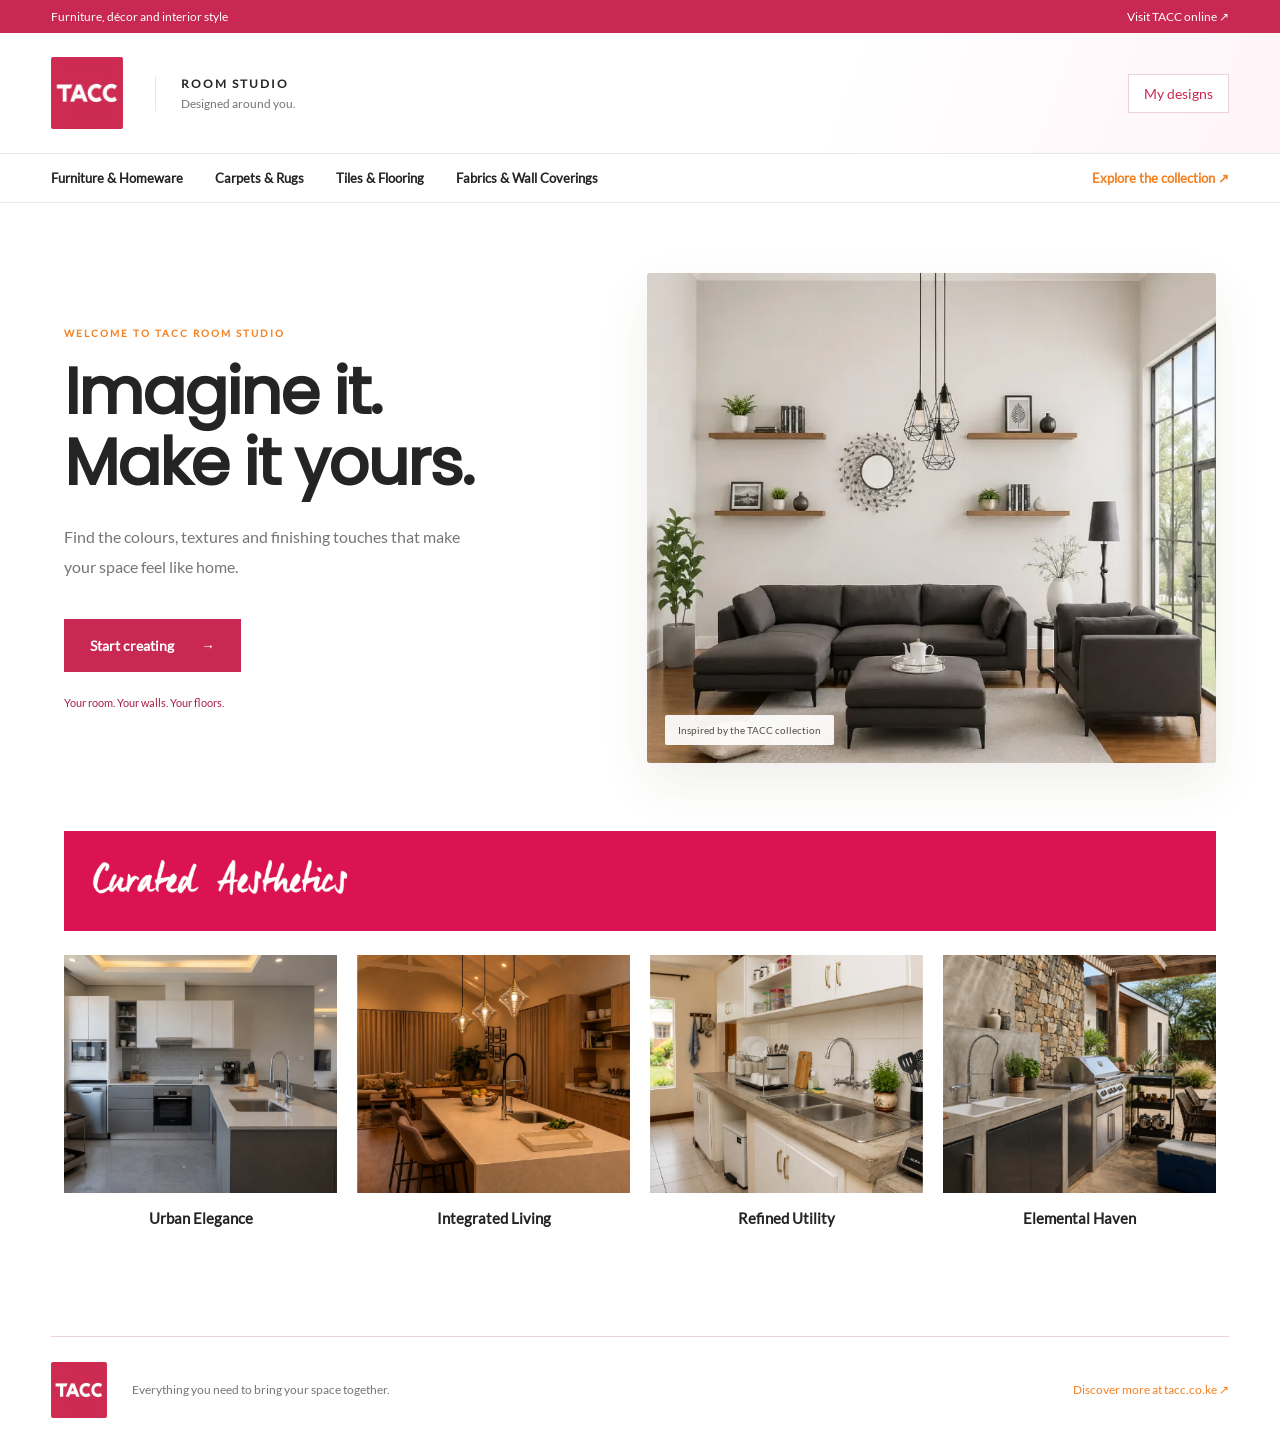
<file: index.html>
<!DOCTYPE html><html lang="en"><head><meta charset="UTF-8"><meta name="viewport" content="width=device-width,initial-scale=1"><title>TACC | Room Studio</title><meta name="description" content="Make room for your ideas. Design your space with TACC Room Studio."><link rel="icon" href="favicon.ico?v=2" sizes="any"><link rel="icon" type="image/png" sizes="32x32" href="assets/favicon-32.png"><link rel="apple-touch-icon" sizes="180x180" href="assets/apple-touch-icon.png"><link rel="manifest" href="site.webmanifest"><meta name="theme-color" content="#ca2851"><link rel="stylesheet" href="style.css"><script type="importmap">{"imports":{"three":"./assets/three.js"}}</script></head><body>
<div class="topbar"><span>Furniture, décor and interior style</span><a href="https://tacc.co.ke/" target="_blank" rel="noopener">Visit TACC online ↗</a></div>
<header><a href="#home" aria-label="TACC Room Studio home"><img src="assets/logo.png?v=2" width="72" height="72" alt="TACC"></a><div class="identity">ROOM STUDIO <span>Designed around you.</span></div><div class="header-actions"><button id="saved">My designs</button><button class="primary" id="save">Save design</button></div></header>
<nav><span>Furniture & Homeware</span><span>Carpets & Rugs</span><span>Tiles & Flooring</span><span>Fabrics & Wall Coverings</span><a href="https://tacc.co.ke/" target="_blank" rel="noopener">Explore the collection ↗</a></nav>
<section id="welcome-screen" class="welcome-screen" aria-labelledby="welcome-title"><div class="welcome-copy"><div class="eyebrow">WELCOME TO TACC ROOM STUDIO</div><h1 id="welcome-title" tabindex="-1">Imagine it.<br>Make it yours.</h1><p>Find the colours, textures and finishing touches that make your space feel like home.</p><button id="start-creating" class="primary">Start creating <span aria-hidden="true">→</span></button><div class="welcome-footnote">Your room. Your walls. Your floors.</div></div><div class="welcome-visual"><img src="assets/photos/furniture.webp" alt="TACC living room collection with charcoal sofas, pendant lighting and a neutral carpet" width="800" height="800" fetchpriority="high"><span class="hero-caption">Inspired by the TACC collection</span></div><section class="curated-aesthetics" aria-label="Curated Aesthetics"><h2><img src="assets/inspiration/heading.webp" alt="Curated Aesthetics" width="1600" height="139"></h2><div class="inspiration-grid"><figure><img src="assets/inspiration/urban-elegance.webp" alt="Urban kitchen with grey cabinetry and integrated appliances" width="385" height="335" loading="lazy"><figcaption>Urban Elegance</figcaption></figure><figure><img src="assets/inspiration/integrated-living.webp" alt="Warm wood kitchen flowing into a living area" width="385" height="335" loading="lazy"><figcaption>Integrated Living</figcaption></figure><figure><img src="assets/inspiration/refined-utility.webp" alt="White kitchen cabinetry with a practical double sink" width="386" height="335" loading="lazy"><figcaption>Refined Utility</figcaption></figure><figure><img src="assets/inspiration/elemental-haven.webp" alt="Outdoor kitchen with a stone wall and covered barbecue area" width="384" height="335" loading="lazy"><figcaption>Elemental Haven</figcaption></figure></div></section></section>
<section id="choose-screen" class="choose-screen" hidden aria-labelledby="choose-title"><button id="back-home" class="text-button">← Welcome</button><div class="eyebrow">LET’S GET CREATIVE</div><h1 id="choose-title" tabindex="-1">What would you like to design?</h1><p>Choose your starting point. Explore everything at your own pace.</p><div class="project-choices"><button data-mode="room"><div class="choice-art room-art"><img src="assets/photos/carpets.webp" alt="TACC room setup with a sofa, coffee tables and a textured carpet" width="800" height="800" loading="lazy"></div><span class="choice-number">01 / THE WHOLE SPACE</span><h2>Design my room</h2><p>Bring walls, floors, curtains, furniture and décor together in one room.</p><strong>Design a room →</strong></button><button data-mode="fabric"><div class="choice-art curtain-art"><img src="assets/photos/curtains.webp" alt="Curtains and sheers beside tall windows, featured on TACC’s website" width="800" height="800" loading="lazy"></div><span class="choice-number">02 / COLOUR & FABRIC</span><h2>Fabric</h2><p>Explore upholstery, curtains and cushions with TACC fabrics.</p><strong>Explore fabrics →</strong></button><button data-mode="floors"><div class="choice-art floor-art"><img src="assets/photos/floors.webp" alt="TACC wood-look flooring with a woven planter" width="800" height="800" loading="lazy"></div><span class="choice-number">03 / TEXTURE UNDERFOOT</span><h2>Floors, carpets & tiles</h2><p>Compare floor finishes, tile colours and carpets in your space.</p><strong>Explore floors →</strong></button></div></section>
<section id="fabric-screen" class="choose-screen" hidden aria-labelledby="fabric-title"><button data-back="choose" class="text-button">← Choose what to design</button><div class="eyebrow">THE TACC FABRIC STUDIO</div><h1 id="fabric-title" tabindex="-1">What are you dressing?</h1><p>Choose upholstery, curtains or cushions. Compare fabrics in a room before making your selection.</p><div class="project-choices"><button data-fabric-route="sets"><div class="choice-art"><img src="assets/photos/furniture.webp" alt="TACC upholstered seating collection" loading="lazy"></div><span class="choice-number">01 / UPHOLSTERY</span><h2>Upholstery</h2><p>Choose a couch set, then try fabrics across the seating.</p><strong>Choose your seating →</strong></button><button data-fabric-route="studio-curtains"><div class="choice-art"><img src="assets/photos/curtains.webp" alt="Curtains beside a window" loading="lazy"></div><span class="choice-number">02 / CURTAINS</span><h2>Curtains</h2><p>Compare curtain fabric and voile on a window in your room.</p><strong>Try curtain fabrics →</strong></button><button data-fabric-route="studio-cushions"><div class="choice-art"><img src="assets/photos/carpets.webp" alt="Living room seating with cushions" loading="lazy"></div><span class="choice-number">03 / CUSHIONS</span><h2>Cushions</h2><p>Browse TACC cushions and pillows, or try your chosen fabrics against a neutral sofa.</p><strong>Style your cushions →</strong></button></div></section>
<section id="sets-screen" class="choose-screen" hidden aria-labelledby="sets-title"><button data-back="fabric" class="text-button">← Fabric</button><div class="eyebrow">UPHOLSTERY / CHOOSE A COUCH SET</div><h1 id="sets-title" tabindex="-1">Find your seating arrangement.</h1><p>These are sample furniture shapes for trying fabrics. Choose a set to open its room preview.</p><div class="set-grid"><button data-set="lseat"><span>01</span><h2>L-shaped couch</h2><p>Three-seat sofa with an extended chaise.</p><strong>Preview this set →</strong></button><button data-set="chairs"><span>02</span><h2>Two accent chairs</h2><p>A matching pair of upholstered armchairs.</p><strong>Preview this set →</strong></button><button data-set="twoseater"><span>03</span><h2>Two-seater</h2><p>A compact upholstered sofa for two.</p><strong>Preview this set →</strong></button><button data-set="sixseater"><span>04</span><h2>Six-seater set</h2><p>Three-seater + two-seater + one armchair.</p><strong>Preview this set →</strong></button></div></section>
<div id="studio-screen" hidden><div class="studio-nav"><button id="back-choices" class="text-button">← Choose what to design</button><span id="studio-mode-label">Design my room</span></div>
<section class="intro"><div><div class="eyebrow">YOUR SPACE. YOUR POSSIBILITIES.</div><h1>Let’s make room for your ideas.</h1><p>Choose a room. Explore finishes. Bring your space to life.</p></div><button id="help">How it works ↗</button></section>
<main><aside id="sidebar"><div class="panel-head"><h2>Build your space</h2><button id="close-panel" aria-label="Close design panel">×</button></div><div class="tabs"><button class="active" data-tab="room">Room</button><button data-tab="openings">Doors & windows</button><button data-tab="finishes">Walls</button><button data-tab="floors">Floors</button><button data-tab="curtains">Curtains</button><button data-tab="decor">Décor</button><button data-tab="furniture">Sofas</button><button data-tab="fabric-preview">Fabric</button></div>
<section data-pane="room"><div class="label">01 / CHOOSE A ROOM</div><div class="room-grid" id="rooms"></div><div class="label">02 / SET YOUR DIMENSIONS</div><label>Width <output id="width-out">5.0 m</output><input id="width" type="range" min="3" max="10" step="0.1" value="5"></label><label>Depth <output id="depth-out">4.0 m</output><input id="depth" type="range" min="3" max="10" step="0.1" value="4"></label><label>Height <output id="height-out">2.8 m</output><input id="height" type="range" min="2.4" max="4" step="0.1" value="2.8"></label><p class="note">Dimensions use metres. Your décor stays within the room when you resize it.</p></section>
<section data-pane="openings" hidden><p id="openings-unavailable" class="note" hidden>Choose an indoor room to add doors and windows.</p><div id="room-openings" class="room-openings"><h3>Doors & windows</h3><p class="note">Add an opening, or select an existing one to change it.</p><div class="opening-add"><button id="add-french">+ French doors</button><button id="add-sliding">+ Sliding doors</button><button id="add-window">+ Window</button></div><label>Selected opening<select id="opening-select" aria-label="Selected door or window"></select></label><div id="opening-editor"><label>Style<select id="opening-type"><option value="french">French glass doors</option><option value="sliding">Sliding glass doors</option><option value="window">Framed window</option></select></label><label>Wall<select id="opening-wall"><option value="back">Back wall</option><option value="left">Left wall</option><option value="right">Right wall</option><option value="front">Front wall</option></select></label><div class="opening-dimensions"><label>Width (m)<input id="opening-width" type="number" min="0.4" max="9.7" step="0.05"></label><label>Height (m)<input id="opening-height" type="number" min="0.4" max="3.8" step="0.05"></label><label id="opening-sill-label">Height above floor (m)<input id="opening-sill" type="number" min="0" max="3" step="0.05"></label></div><label>Position along wall <output id="opening-position-out"></output><input id="opening-position" type="range" step="0.05"></label><div class="opening-add"><button id="view-opening">View selected opening</button><button id="remove-opening">Remove opening</button></div></div><p class="note">Sizes describe the opening; the trim sits outside it. Openings must fit the wall without overlapping. These are reference-inspired planning models.</p></div></section>
<section data-pane="finishes" hidden><div class="label">CHOOSE A COLOUR FAMILY</div><div id="colour-families" class="family-grid"></div><h3 id="family-name">Neutrals</h3><div id="walls" class="swatches"></div><p id="wall-name" class="note">Choose a shade to paint the room.</p></section>
<section data-pane="floors" hidden><div class="label">TILES & FLOOR FINISHES</div><div id="floors" class="choices"></div><div id="tile-controls" hidden><h3 id="tile-preview-name"></h3><label>Preview tile size <output id="tile-size-out">60 × 60 cm</output><input id="tile-size" type="range" min="0.2" max="1.2" step="0.05" value="0.6"></label><label class="no-grout-option"><input id="tile-no-grout" type="checkbox"> No grout · continuous preview</label><label>Grout width <output id="tile-grout-out">2 mm</output><input id="tile-grout" type="range" min="0" max="8" step="1" value="2"></label><label>Grout colour<select id="tile-grout-colour"><option value="#d6d0c6">Warm light grey</option><option value="#efede8">Ivory</option><option value="#86817b">Mid grey</option><option value="#3f403e">Charcoal</option></select></label><label>Preview surface finish<select id="tile-finish"><option value="matt">Matt</option><option value="satin" selected>Satin</option><option value="polished">Polished</option></select></label><button id="tile-direction">Rotate tile · 0°</button><p class="note">Preview sizes and finishes are adjustable examples. Confirm the actual product dimensions, finish and price with TACC. No grout removes added preview joints; lines already in a product photo remain visible.</p></div><div class="label">CARPETS & RUGS</div><button data-add="rug" class="primary">Add a carpet</button><div id="carpet-materials" class="material-grid"></div><p class="note">Choose one of your seven uploaded carpets. The full pattern and proportions are preserved. Use Size to change the preview scale; confirm actual dimensions and prices with TACC.</p></section>
<section data-pane="curtains" hidden><div class="label">CURTAINS AT YOUR WINDOW</div><button data-add="curtain" class="primary">Add window & curtains</button><div id="curtain-materials" class="material-grid"></div><p class="note">Choose a fabric to apply it to the selected curtains. Sheers let light through; heavier fabrics have fuller folds. Sample materials.</p></section>
<section data-pane="decor" hidden><div class="label">THE FINISHING TOUCHES</div><div class="plant-catalog"><h3>TACC plants & planters</h3><div class="plant-filters"><label>Browse<select id="plant-group"><option value="Plants">Plants</option><option value="Planters">Planters</option><option value="Stands">Stands</option><option value="All">All products</option></select></label><label>Find a product<input id="plant-search" type="search" placeholder="Name, colour or reference"></label></div><p id="plant-count" class="note" role="status"></p><div id="plant-products" class="plant-product-grid"></div><p class="note">Actual TACC product photos and listed prices, checked 15 October 2026. Room previews use a photo cut-out that faces your view, not a full 3D scan. Planters are sold separately unless the listing states otherwise.</p></div><div class="label">OTHER DÉCOR</div><div id="decor" class="decor-grid"></div><div class="label">TACC CUSHIONS & PILLOWS</div><label>Product type<select data-cushion-filter="decor-cushion-products"><option>All</option><option>Cushions</option><option>Outdoor pillows</option><option>Chair pads</option></select></label><div id="decor-cushion-products" class="cushion-product-grid"></div><p class="note">Official TACC photos and listed prices, checked 14 October 2026. Room placement uses a flat product photo preview. Assorted designs may vary; confirm your choice with TACC.</p><p class="note">Sample décor for planning your space. Select an item in the room to adjust it.</p></section>
<section data-pane="furniture" hidden><div class="label">TRY UPHOLSTERY ON A SOFA</div><button data-add="sofa" class="primary">Add sample sofa</button><div id="sofa-materials" class="material-grid"></div><p class="note">Preview colours and fabric textures together with your curtains, carpet and walls. This sofa and these fabrics are samples.</p></section>
<section data-pane="fabric-preview" hidden><div id="curtain-drape-controls" class="curtain-drape-controls" hidden><h3>Style your curtains</h3><label>Rod width <output id="curtain-rod-out"></output><input id="curtain-rod" type="range" min="0.8" max="4.5" step="0.1"></label><label>Curtain drop <output id="curtain-drop-out"></output><input id="curtain-drop" type="range" min="0.5" max="2.6" step="0.05"></label><label>Fabric across this rod <output id="curtain-metres-out"></output><input id="curtain-metres" type="range" min="2.7" max="10.8" step="0.1"></label><div class="curtain-presets" role="group" aria-label="Curtain fullness"><button data-curtain-fullness="1.5">Light folds · 1.5×</button><button data-curtain-fullness="2">Classic folds · 2×</button><button data-curtain-fullness="3">Full folds · 3×</button></div><p id="curtain-fullness" class="note" role="status"></p><div class="curtain-presets" role="group" aria-label="Curtain position"><button id="curtain-close">Closed</button><button id="curtain-open">Open</button></div><label>Opening <output id="curtain-open-out"></output><input id="curtain-opening" type="range" min="0" max="100" step="1"></label><label>Pattern repeat width · preview <output id="curtain-pattern-out"></output><input id="curtain-pattern" type="range" min="0.1" max="1.5" step="0.05"></label><p class="note">Metres here means the total usable fabric width gathered across one rod, shared between two panels. More fabric gives more folds. This is a visual fullness preview, not a cutting plan. Confirm sewing allowances, fabric direction and actual pattern repeat with your curtain maker.</p></div><div id="cushion-product-section" hidden><div class="label">TACC CUSHIONS & PILLOWS</div><label>Product type<select data-cushion-filter="cushion-products"><option>All</option><option>Cushions</option><option>Outdoor pillows</option><option>Chair pads</option></select></label><div id="cushion-products" class="cushion-product-grid"></div><p class="note">Official TACC photos and listed prices, checked 14 October 2026. Room placement uses a flat product photo preview. Assorted designs may vary; confirm your choice with TACC.</p></div><div class="label" id="fabric-preview-label">TACC FABRICS</div><label>Apply fabric to<select id="fabric-apply-scope"><option value="set">Whole set</option><option value="selected">Selected piece</option></select></label><div id="curtain-catalog-controls" class="curtain-catalog-controls" hidden><label>Find a fabric<input id="curtain-catalog-search" type="search" placeholder="Name, colour or product reference"></label><div class="curtain-catalog-filters"><label>Fabric type<select id="curtain-catalog-group"><option value="">All curtain fabrics</option><option>Plain Fabrics</option><option>Patterned Fabrics</option></select></label><label>Sort by<select id="curtain-catalog-sort"><option value="new">Catalogue order</option><option value="name">Name A–Z</option><option value="low">Price: low to high</option><option value="high">Price: high to low</option></select></label></div><p id="curtain-catalog-count" class="note" role="status"></p></div><div id="official-materials" class="material-grid"></div><div id="curtain-catalog-paging" class="curtain-catalog-paging" hidden><button id="curtain-catalog-prev">Previous</button><span id="curtain-catalog-page"></span><button id="curtain-catalog-next">Next</button><p class="note">TACC fabric catalogue · 15 October 2026. Photos load as you browse. Listed prices are shown as published; confirm the per-metre rate. Products without a photo cannot be previewed.</p></div><label id="pattern-size-label" hidden>Pattern size <small>Large to fine · visual preview</small><input id="pattern-size" type="range" min="0.5" max="6" step="0.1" value="3"></label><div id="fabric-details" class="fabric-details" aria-live="polite"></div><div id="fabric-quote" hidden><label>Fabric length (metres)<input id="fabric-metres" type="number" min="0.1" max="10000" step="0.1" value="1"></label><label id="quoted-rate-label" hidden>Your confirmed rate (KSh / metre)<input id="quoted-rate" type="number" min="0.01" max="1000000" step="0.01" placeholder="Enter your TACC quote"></label><strong id="fabric-total"></strong><p class="note">Fabric-only estimate for the length you enter. Sewing, upholstery labour, filling, lining and delivery are separate. Ask your upholsterer or curtain maker to confirm the required length and pattern allowance.</p></div><p class="note">Furniture shapes and pattern scale are illustrative. Compare a physical swatch before ordering.</p></section>
<div class="aside-bottom"><span id="count">0 items in your room</span><button id="clear">Clear room</button></div></aside>
<div class="workspace"><div class="scene-bar"><button class="quick-decor-scene" data-open-decor aria-controls="sidebar" aria-expanded="false">Add décor</button><button id="open-panel" aria-controls="sidebar" aria-expanded="false">Products & finishes</button><div><strong id="room-name">Living room</strong><span id="size-label">5.0 × 4.0 m</span></div><span class="status" id="status">New design</span></div><div class="interaction-tools" role="group" aria-label="Touch interaction"><button id="look-mode" aria-pressed="true" class="active">Look around</button><button id="move-mode" aria-pressed="false">Move items</button><button id="undo" type="button" title="Undo last change (Ctrl/Cmd+Z)" aria-label="Undo last change" disabled>↶ Undo</button><span id="interaction-status" role="status">Drag to look · Pinch to zoom</span></div><div id="viewport"><div id="curtain-inspection-tools" class="curtain-inspection-tools" hidden><div class="curtain-corner-actions"><button id="inspect-curtain" class="primary">Inspect fabric</button><button id="return-curtain-view" hidden>Return to room</button><button id="curtain-original">Original swatch</button></div><label><input id="curtain-detail-light" type="checkbox" checked> Detail lighting</label><div class="curtain-corner-price" aria-live="polite" aria-atomic="true"><span>Total fabric estimate</span><strong id="curtain-corner-total">Price to confirm</strong><small id="curtain-corner-breakdown"></small><small>Fabric only · excludes sewing, lining & delivery</small></div></div><div id="curtain-swatch-card" class="curtain-swatch-card" hidden><button id="curtain-swatch-enlarge" aria-label="Enlarge original fabric swatch"><img id="curtain-inspect-image" alt=""><span>Original swatch · tap to enlarge</span></button></div><div id="loading">Preparing your room…</div><div class="view-tools"><button id="perspective" class="active">3D view</button><button id="plan">Top view</button><button id="reset">Reset view</button><button id="capture">Download image</button></div><div class="zoom-tools" role="group" aria-label="Zoom"><button id="zoom-in" aria-label="Zoom in">+</button><button id="zoom-out" aria-label="Zoom out">−</button></div><div class="hint" id="hint">Drag to look around · Scroll or pinch to zoom</div><div id="selection" role="group" aria-label="Selected item tools" hidden><strong id="selected-name"></strong><button id="rotate">Rotate 45°</button><label>Size <input id="scale" type="range" min="0.5" max="2" step="0.1" value="1"></label><button id="closeup">Close-up</button><button id="duplicate" title="Make a copy of this décor">Duplicate</button><button id="remove">Delete</button><button id="deselect" aria-label="Deselect item">×</button></div></div><div class="scene-footer"><span><i></i> A little inspiration. A space that feels like you.</span><span>Sample décor · Saved on this device</span></div></div></main><div class="products-dock"><button class="quick-decor" data-open-decor aria-controls="sidebar" aria-expanded="false">Add décor</button><button id="bottom-products" aria-controls="sidebar" aria-expanded="false">Products & finishes ↑</button></div></div>
<footer><img src="assets/logo.png?v=2" width="72" height="72" alt="TACC"><p>Everything you need to bring your space together.</p><a href="https://tacc.co.ke/" target="_blank" rel="noopener">Discover more at tacc.co.ke ↗</a></footer><div id="toast" role="status"></div>
<dialog id="dialog"><div id="dialog-content"></div><button id="dialog-close">Close</button></dialog><script type="module" src="app.js"></script></body></html>
</file>
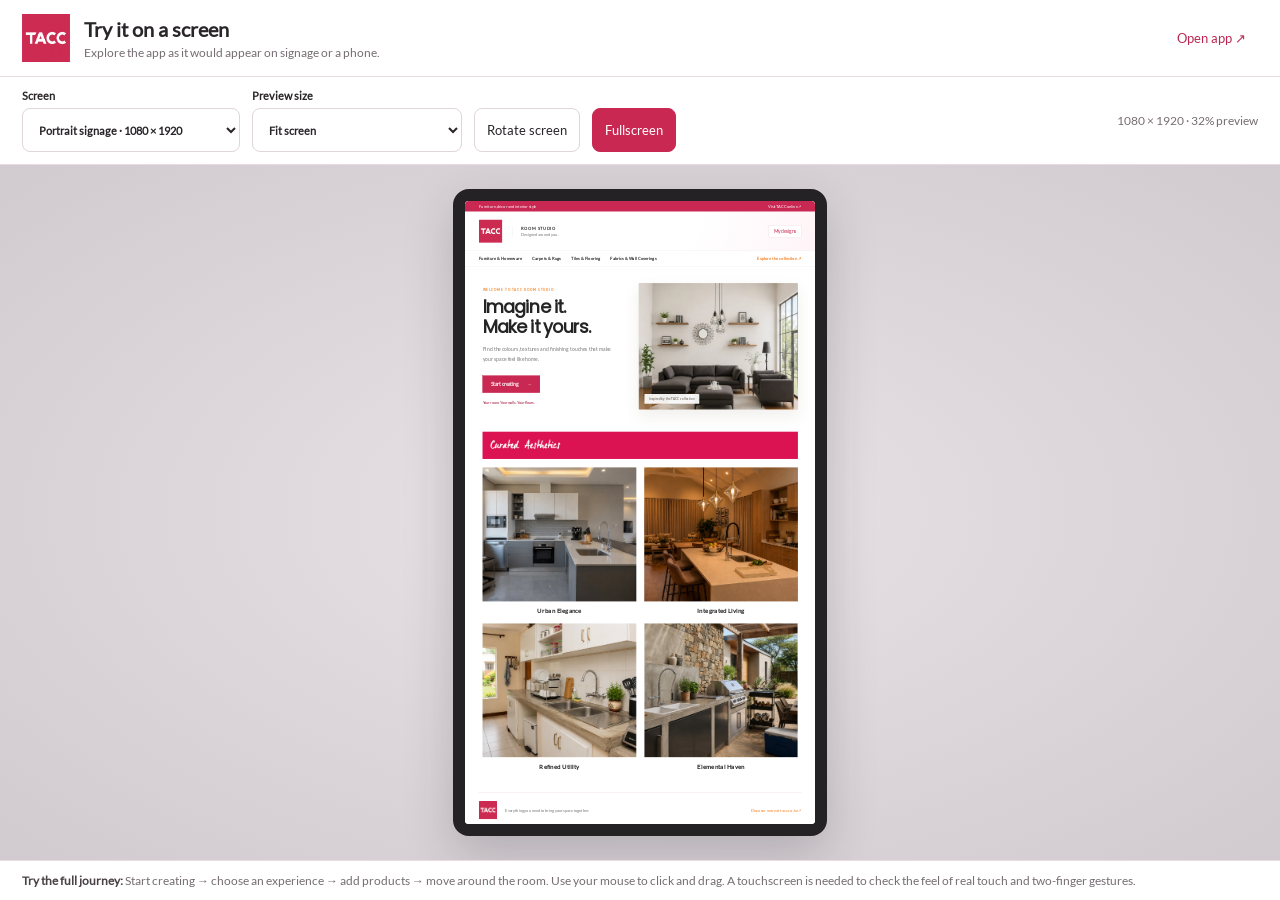
<file: signage-preview.html>
<!doctype html>
<html lang="en"><head><meta charset="utf-8"><meta name="viewport" content="width=device-width,initial-scale=1"><title>TACC · Screen preview</title><meta name="robots" content="noindex,nofollow"><link rel="icon" href="assets/icon-192.png"><style>
@font-face{font-family:Lato;src:url(assets/lato.woff2)}*{box-sizing:border-box}body{margin:0;height:100dvh;display:flex;flex-direction:column;font-family:Lato,Arial,sans-serif;color:#292529;background:#f8f5f6}header{display:flex;align-items:center;gap:14px;padding:14px 22px;background:white;border-bottom:1px solid #eadbe0}header img{width:48px;height:48px;object-fit:contain}h1{font-size:20px;margin:0 0 4px}header p{font-size:12px;color:#756d72;margin:0}.open-app{margin-left:auto;color:#ba2852;font-size:13px;text-decoration:none;padding:12px}.controls{display:flex;gap:12px;align-items:end;flex-wrap:wrap;padding:12px 22px;background:white;border-bottom:1px solid #eadbe0}label{font-size:11px;font-weight:bold;display:grid;gap:6px}select,button{font:inherit;min-height:44px;border:1px solid #dfd5da;border-radius:8px;padding:10px 12px;background:white;color:#292529}select{min-width:210px}button{cursor:pointer;font-size:13px}button:hover{border-color:#c92852}button:focus-visible,select:focus-visible,a:focus-visible{outline:3px solid #c9285280;outline-offset:3px}.primary{background:#c92852;color:white;border-color:#c92852}.status{font-size:12px;color:#756d72;margin-left:auto;align-self:center}.stage{flex:1;min-height:180px;overflow:auto;background:radial-gradient(ellipse at center,#e9e3e6,#d1cbd0);position:relative;overscroll-behavior:contain}.stage-inner{width:max-content;min-width:100%;min-height:100%;display:flex;justify-content:center;align-items:center;padding:24px}.device{flex:none;position:relative;border:12px solid #252226;border-radius:16px;background:white;box-shadow:0 18px 50px #221b2c35;overflow:hidden}.device.phone{border-radius:30px;border-width:10px}iframe{position:absolute;left:0;top:0;border:0;display:block;transform-origin:0 0;background:white}.stage:fullscreen{height:100dvh;background:#211f23}.stage:fullscreen .stage-inner{padding:16px}.fullscreen-exit{display:none;position:fixed;right:16px;top:16px;z-index:10;background:#fff;box-shadow:0 4px 18px #0003}.stage:fullscreen .fullscreen-exit{display:block}footer{padding:10px 22px;background:white;color:#756d72;font-size:12px;line-height:1.6;border-top:1px solid #eadbe0}footer strong{color:#4a4247}#message{color:#aa2450;font-size:12px;margin:0;padding:0 22px;background:white}#message:empty{display:none}@media(max-width:650px){header{padding:10px 12px;gap:10px}h1{font-size:17px}header img{width:40px;height:40px}header p{font-size:11px}.controls{padding:10px 12px;gap:8px}select{min-width:0;width:100%}label{flex:1;min-width:135px}.status{width:100%;margin:0}.open-app{font-size:11px;padding:8px}footer{font-size:11px;padding:8px 12px}}
</style></head><body>
<header><img src="assets/logo.png" alt="TACC"><div><h1>Try it on a screen</h1><p>Explore the app as it would appear on signage or a phone.</p></div><a class="open-app" href="/" target="_blank" rel="noopener">Open app ↗</a></header>
<div class="controls"><label>Screen<select id="preset"><option value="portrait">Portrait signage · 1080 × 1920</option><option value="landscape">Landscape signage · 1920 × 1080</option><option value="portrait4k">Portrait 4K signage · 2160 × 3840</option><option value="landscape4k">Landscape 4K signage · 3840 × 2160</option><option value="phone">Phone · 390 × 844</option><option value="phone-landscape">Phone landscape · 844 × 390</option></select></label><label>Preview size<select id="zoom"><option value="fit">Fit screen</option><option value="0.5">50%</option><option value="0.75">75%</option><option value="1">Actual pixels · 100%</option></select></label><button id="rotate">Rotate screen</button><button id="fullscreen" class="primary">Fullscreen</button><span id="status" class="status" role="status"></span></div>
<p id="message" role="status"></p>
<main class="stage" id="stage" aria-label="Interactive screen preview"><button class="fullscreen-exit" id="exit-fullscreen">Exit fullscreen</button><div class="stage-inner"><div class="device" id="device"><iframe id="app" src="/#home" title="TACC interactive screen preview" allow="fullscreen" allowfullscreen></iframe></div></div></main>
<footer><strong>Try the full journey:</strong> Start creating → choose an experience → add products → move around the room. Use your mouse to click and drag. A touchscreen is needed to check the feel of real touch and two-finger gestures.</footer>
<script>
const presets={portrait:[1080,1920],landscape:[1920,1080],portrait4k:[2160,3840],landscape4k:[3840,2160],phone:[390,844],'phone-landscape':[844,390]},pairs={portrait:'landscape',landscape:'portrait',portrait4k:'landscape4k',landscape4k:'portrait4k',phone:'phone-landscape','phone-landscape':'phone'};
const $=id=>document.getElementById(id),stage=$('stage'),frame=$('app');
function layout(){const key=$('preset').value,[w,h]=presets[key],border=key.startsWith('phone')?20:24;const fit=Math.min((stage.clientWidth-48-border)/w,(stage.clientHeight-48-border)/h);const scale=$('zoom').value==='fit'?Math.max(.03,Math.min(1,fit)):Number($('zoom').value);frame.style.width=w+'px';frame.style.height=h+'px';frame.style.transform='scale('+scale+')';$('device').style.width=(w*scale+border)+'px';$('device').style.height=(h*scale+border)+'px';$('device').classList.toggle('phone',key.startsWith('phone'));$('status').textContent=w+' × '+h+' · '+Math.round(scale*100)+'% preview';}
$('preset').onchange=layout;$('zoom').onchange=layout;$('rotate').onclick=()=>{$('preset').value=pairs[$('preset').value];layout()};$('fullscreen').onclick=async()=>{try{if(!stage.requestFullscreen)throw Error();await stage.requestFullscreen();$('message').textContent=''}catch{$('message').textContent='Fullscreen is unavailable in this browser. You can still use the fitted preview.'}};$('exit-fullscreen').onclick=()=>document.exitFullscreen?.();new ResizeObserver(layout).observe(stage);document.addEventListener('fullscreenchange',layout);layout();
</script></body></html>
</file>
<file: style.css>
@font-face{font-family:Lato;src:url(assets/lato.woff2)}@font-face{font-family:Poppins;src:url(assets/poppins.woff2)}:root{--orange:#f48021;--ink:#242424;--muted:#767676;--line:#e8e8e8}*{box-sizing:border-box}body{margin:0;color:var(--ink);background:white;font-family:Lato,Arial,sans-serif;font-size:14px}button,input,select{font:inherit}button,a,input{touch-action:manipulation}button{cursor:pointer;background:white;border:1px solid var(--line);padding:10px 15px;color:var(--ink);transition:.18s}button:hover{border-color:var(--orange);color:var(--orange)}button:focus-visible,a:focus-visible,input:focus-visible{outline:3px solid #f4802180;outline-offset:3px}.primary{background:var(--orange);color:white;border-color:var(--orange);font-weight:700}.primary:hover{background:#df6b13;color:white}a{color:inherit;text-decoration:none}.topbar{background:var(--orange);color:white;padding:9px 4%;display:flex;justify-content:space-between;font-size:12px}header{padding:24px 4%;display:flex;align-items:center;gap:32px}header img{width:205px;display:block}.identity{border-left:1px solid var(--line);padding-left:25px;font-size:12px;font-weight:700;letter-spacing:2px}.identity span{display:block;letter-spacing:0;color:var(--muted);font-size:12px;margin-top:5px;font-weight:400}.header-actions{margin-left:auto;display:flex;gap:10px}nav{padding:16px 4%;display:flex;gap:32px;border-block:1px solid var(--line);font-size:13px;font-weight:700}nav a{margin-left:auto;color:var(--orange)}.intro{padding:30px 4% 25px;display:flex;align-items:center;justify-content:space-between}.eyebrow{font-size:10px;font-weight:700;letter-spacing:2px;color:var(--orange)}h1,h2,h3{font-family:Poppins,Lato,sans-serif}h1{font-size:30px;margin:8px 0;font-weight:600;letter-spacing:-.7px}.intro p{color:var(--muted);margin:0;font-size:14px}.intro button{border:0;text-decoration:underline;font-size:12px}main{display:flex;margin:0 4%;border:1px solid var(--line);height:660px}aside{width:310px;flex-shrink:0;display:flex;flex-direction:column;background:white;z-index:4}.panel-head{padding:20px;display:flex;align-items:center;justify-content:space-between}h2{font-size:16px;margin:0}.tabs{display:flex;border-bottom:1px solid var(--line);padding:0 14px}.tabs button{border:0;background:none;padding:12px 8px;font-size:12px;color:var(--muted);border-bottom:2px solid transparent}.tabs button.active{border-bottom-color:var(--orange);color:var(--orange);font-weight:700}aside section{padding:20px;overflow:auto;flex:1}.label{font-size:10px;letter-spacing:1.5px;color:var(--muted);margin:0 0 14px;font-weight:700}.room-grid{display:grid;grid-template-columns:1fr 1fr;gap:8px;margin-bottom:28px}.room-grid button{text-align:left;padding:15px 10px;font-size:12px}.room-grid button.active{border-color:var(--orange);background:#fff5ec;color:#c9600c}.room-grid small{display:block;color:var(--muted);margin-top:4px;font-size:10px}label{display:block;font-size:12px;margin-bottom:19px}output{float:right;font-weight:700}input[type=range]{display:block;width:100%;margin-top:12px;accent-color:var(--orange)}.note{font-size:11px;line-height:1.7;color:var(--muted)}.aside-bottom{border-top:1px solid var(--line);padding:15px;display:flex;align-items:center;justify-content:space-between;font-size:11px}.aside-bottom button{border:0;color:var(--muted);font-size:11px;padding:5px}.workspace{flex:1;min-width:0;background:#f7f6f3;display:flex;flex-direction:column;border-left:1px solid var(--line)}.scene-bar{display:flex;align-items:center;justify-content:space-between;padding:15px 20px;background:white;border-bottom:1px solid var(--line)}.scene-bar strong{font-size:13px}.scene-bar span:not(.status){margin-left:14px;color:var(--muted);font-size:11px}.status{font-size:10px;color:var(--muted)}#viewport{position:relative;flex:1;min-height:0;overflow:hidden}canvas{display:block;width:100%;height:100%;touch-action:none}.view-tools{position:absolute;top:18px;left:18px;display:flex;gap:4px;z-index:2}.view-tools button{font-size:11px;padding:9px 12px;background:#fffffff2}.view-tools .active{color:var(--orange);border-color:var(--orange)}.hint{position:absolute;bottom:20px;left:50%;transform:translateX(-50%);font-size:11px;color:#767676;background:#ffffffda;padding:10px 17px;border-radius:30px;white-space:nowrap;pointer-events:none}.scene-footer{padding:15px 20px;display:flex;justify-content:space-between;color:var(--muted);font-size:10px;border-top:1px solid var(--line);background:white}.scene-footer i{display:inline-block;width:6px;height:6px;background:var(--orange);border-radius:50%;margin-right:8px}.choices{display:grid;gap:8px;margin-bottom:25px}.choices button{text-align:left}.choices button.active{border-color:var(--orange)}.swatches{display:flex;flex-wrap:wrap;gap:12px;margin-bottom:25px}.swatches button{width:38px;height:38px;border-radius:50%;border:3px solid white;outline:1px solid #ddd}.swatches button.active{outline:2px solid var(--orange)}.decor-grid{display:grid;grid-template-columns:1fr 1fr;gap:10px}.decor-grid button{padding:12px;text-align:left}.decor-grid .art{height:80px;display:flex;align-items:center;justify-content:center;background:#f5f3ef;margin-bottom:12px}.decor-grid svg{height:66px;width:80px}.decor-grid strong{font-size:12px;display:block}.decor-grid small{font-size:10px;color:var(--orange);display:block;margin-top:7px}.coming{text-align:center;padding:40px 5px}.coming h3{font-size:19px}.coming p{font-size:12px;color:var(--muted);line-height:1.8}.outline-chair{font-size:65px;color:var(--orange)}#selection{position:absolute;bottom:58px;left:20px;right:20px;background:white;padding:12px;box-shadow:0 4px 30px #0001;align-items:center;gap:10px;flex-wrap:wrap}#selection:not([hidden]){display:flex}#selection strong{font-size:12px;margin-right:auto}#selection button{font-size:11px;padding:8px}#selection label{display:flex;gap:8px;align-items:center;margin:0;font-size:11px}#selection input{width:80px;margin:0}footer{margin:35px 4%;display:flex;align-items:center;gap:25px;border-top:1px solid var(--line);padding-top:25px;font-size:12px;color:var(--muted)}footer img{width:100px}footer a{margin-left:auto;color:var(--orange)}#toast{position:fixed;bottom:25px;left:50%;transform:translateX(-50%);background:var(--ink);color:white;padding:13px 22px;z-index:20;opacity:0;pointer-events:none}#toast.show{opacity:1}dialog{border:1px solid var(--line);padding:28px;max-width:480px;width:90%;color:var(--ink)}dialog::backdrop{background:#0005}dialog h2{margin-bottom:14px;font-size:22px}dialog p{color:var(--muted);line-height:1.7}dialog input{padding:12px;border:1px solid var(--line);width:100%;margin:12px 0}dialog button{margin:5px}.save-row{display:flex;align-items:center;border-bottom:1px solid var(--line);padding:10px 0}.save-row span{flex:1;font-size:12px}#loading{position:absolute;inset:0;display:grid;place-content:center;color:var(--muted);text-align:center;padding:30px}#open-panel,#close-panel{display:none}@media(min-width:1550px){main{height:730px}}@media(max-width:1000px){nav{gap:18px;font-size:11px}nav span:nth-child(4){display:none}aside{width:275px}h1{font-size:26px}.scene-footer span:last-child{display:none}.identity{display:none}}@media(max-width:700px){.topbar span{font-size:10px}header{padding:18px 4%;gap:10px}header img{width:140px}.header-actions{gap:5px}.header-actions button{font-size:11px;padding:9px}nav{overflow:auto;white-space:nowrap;padding:12px 4%}nav a{display:none}.intro{padding:22px 4%}.intro h1{font-size:22px;max-width:290px}.intro p{font-size:12px;max-width:250px;line-height:1.6}.intro button{display:none}main{height:650px;position:relative;margin:0 3%}aside{position:absolute;inset:0 auto 0 0;width:85%;max-width:320px;box-shadow:15px 0 30px #0002;display:none}aside.open{display:flex}#close-panel,#open-panel{display:block}#close-panel{border:0;font-size:20px}.scene-bar{padding:10px;gap:6px}.scene-bar strong{font-size:11px}.scene-bar span:not(.status){display:block;margin:3px 0 0}.status{font-size:9px}#open-panel{font-size:10px;padding:8px}.view-tools{top:12px;left:10px;right:10px;flex-wrap:wrap}.view-tools button{padding:8px;font-size:10px}.hint{font-size:10px;padding:8px 12px}#selection{left:10px;right:10px;bottom:55px}footer{flex-wrap:wrap;gap:10px}footer p{font-size:11px}footer a{margin-left:0;width:100%}}

.tabs{display:grid;grid-template-columns:repeat(3,1fr);gap:0}.tabs button{padding:12px 4px}.family-grid{display:grid;grid-template-columns:repeat(2,1fr);gap:8px;margin-bottom:20px}.family-grid button{text-align:left;font-size:12px}.family-grid span{display:inline-block;width:16px;height:16px;border-radius:50%;vertical-align:middle;margin-right:8px}.family-grid .active,.material-grid .active{border-color:var(--orange);background:#fff5ec}.material-grid{display:grid;grid-template-columns:1fr 1fr;gap:10px;margin:20px 0}.material-grid button{padding:10px;text-align:left}.material-grid strong{font-size:11px;display:block;margin-top:8px}.material-grid small{font-size:10px;color:var(--muted)}.fabric-chip{display:block;height:58px;background-color:var(--fabric);background-image:repeating-linear-gradient(0deg,#ffffff20 0 1px,transparent 1px 3px),repeating-linear-gradient(90deg,#00000015 0 1px,transparent 1px 3px)}.fabric-chip.velvet{background-image:linear-gradient(120deg,#ffffff35,transparent 35%,#00000022 65%,#ffffff25)}.fabric-chip.stripe{background-image:repeating-linear-gradient(90deg,transparent 0 14px,#efe8d8 14px 21px,#496576 21px 24px)}.fabric-chip.sheer{background-image:repeating-linear-gradient(90deg,#ffffff88 0 8px,#ddd5c744 8px 16px)}.fabric-chip.boucle{background-image:radial-gradient(#ffffff55 25%,transparent 30%),radial-gradient(#00000015 25%,transparent 30%);background-size:5px 5px;background-position:0 0,2px 2px}aside h3{font-size:14px;margin:0 0 16px}main aside{width:330px}@media(max-width:700px){main aside{width:85%;max-width:330px}}

[hidden]{display:none!important}.welcome-screen{max-width:1400px;margin:0 auto;padding:70px 5%;display:grid;grid-template-columns:1fr 1.1fr;gap:65px;align-items:center;min-height:590px}.welcome-copy h1{font-size:clamp(40px,5vw,70px);line-height:1.1;letter-spacing:-2px;margin:18px 0 24px}.welcome-copy p{font-size:16px;line-height:1.9;color:var(--muted);max-width:410px}.welcome-copy .primary{padding:17px 25px;margin-top:20px;font-size:14px}.welcome-copy .primary span{margin-left:24px}.welcome-footnote{font-size:11px;color:var(--muted);margin-top:24px}.welcome-visual{height:420px;position:relative;overflow:hidden;background:#e5d8c8;border-radius:3px;box-shadow:0 20px 50px #55402716}.hero-caption{position:absolute;bottom:12px;left:20px;font-size:10px;color:#fff5e8}.choose-screen{padding:35px 5% 65px;max-width:1450px;margin:auto}.text-button{border:0;background:transparent;padding:10px 0;font-size:12px;color:var(--muted)}.choose-screen>.text-button{margin-bottom:30px}.choose-screen h1{font-size:clamp(26px,3vw,40px);margin:15px 0}.choose-screen>p{font-size:14px;color:var(--muted);line-height:1.8}.project-choices{display:grid;grid-template-columns:repeat(3,1fr);gap:22px;margin-top:35px}.project-choices>button{text-align:left;padding:0 0 25px;overflow:hidden;transition:transform .2s,box-shadow .2s}.project-choices>button:hover{transform:translateY(-4px);box-shadow:0 10px 30px #0001;border-color:var(--orange)}.project-choices h2{font-size:20px;margin:12px 22px}.project-choices p{font-size:13px;line-height:1.8;color:var(--muted);margin:0 22px 20px}.project-choices strong{font-size:12px;color:var(--orange);margin:0 22px}.choice-number{display:block;font-size:9px;letter-spacing:1px;color:var(--muted);margin:22px 22px 0}.choice-art{height:180px;position:relative;background:#e6ddd0;overflow:hidden}.studio-nav{margin:20px 4% 0;display:flex;align-items:center;justify-content:space-between}.studio-nav span{font-size:11px;color:var(--orange);font-weight:700}.welcome-copy h1:focus,.choose-screen h1:focus{outline:none}@media(max-width:800px){.welcome-screen{padding:35px 5%;gap:25px;grid-template-columns:1fr}.welcome-visual{height:300px}.welcome-copy h1{font-size:45px}.project-choices{grid-template-columns:1fr}.choice-art{height:160px}.choose-screen{padding-top:20px}.project-choices p{max-width:500px}}@media(prefers-reduced-motion:reduce){.project-choices>button{transition:none}}

.welcome-visual{height:490px;background:#ece8df}.welcome-visual>img{width:100%;height:100%;object-fit:cover;object-position:50% 48%;display:block}.hero-caption{bottom:18px;left:18px;padding:9px 13px;background:#ffffffec;color:#544b42;border-radius:2px}.choice-art{height:225px;background:#e9e5dd}.choice-art>img{display:block;width:100%;height:100%;object-fit:cover}.room-art>img{object-position:50% 65%}.curtain-art>img{object-position:50% 45%}.floor-art>img{object-position:50% 65%}@media(max-width:800px){.welcome-visual{height:340px}.choice-art{height:230px}}

header>a:first-child{flex-shrink:0;display:flex;align-items:center}header img{width:72px;height:72px;object-fit:contain;border-radius:2px}footer img{width:56px;height:56px;object-fit:contain;border-radius:2px}@media(max-width:700px){header img{width:56px;height:56px}}
:root{--pink:#c92852;--pink-dark:#a71f43;--pink-soft:#fff1f5;--pink-line:#eed1da}.topbar{background:var(--pink)}header{background:linear-gradient(110deg,#fff 65%,#fff4f7)}.primary{background:var(--pink);border-color:var(--pink)}.primary:hover{background:var(--pink-dark);border-color:var(--pink-dark)}button:focus-visible,a:focus-visible,input:focus-visible{outline-color:#c9285280}.header-actions #saved{border-color:var(--pink-line);color:var(--pink)}.tabs button.active{border-bottom-color:var(--pink);color:var(--pink)}.family-grid .active,.material-grid .active,.room-grid button.active{border-color:var(--pink);background:var(--pink-soft);color:var(--pink-dark)}.swatches button.active{outline-color:var(--pink)}.view-tools .active,.choices button.active{border-color:var(--pink);color:var(--pink-dark)}input[type=range]{accent-color:var(--pink)}.panel-head{background:#fff8fa}.choose-screen{background:linear-gradient(#fff,#fff9fb)}.project-choices>button:hover{border-color:var(--pink);box-shadow:0 10px 30px #c9285212}.project-choices strong,.studio-nav span{color:var(--pink)}.welcome-footnote{color:var(--pink-dark)}#selection{border-top:2px solid var(--pink-line)}#toast{background:var(--pink-dark)}footer{border-top-color:var(--pink-line)}

.set-grid{display:grid;grid-template-columns:repeat(2,1fr);gap:20px;margin-top:30px}.set-grid button{text-align:left;padding:30px;background:#fff}.set-grid span{color:var(--pink);font-size:11px;letter-spacing:2px}.set-grid h2{font-size:22px;margin:14px 0}.set-grid p{color:var(--muted);font-size:13px;line-height:1.8}.set-grid strong{color:var(--pink);font-size:12px}.set-grid button:hover{border-color:var(--pink);box-shadow:0 8px 25px #c9285212}#official-materials img{width:100%;height:85px;object-fit:cover;display:block}.fabric-details{background:#fff6f8;border:1px solid var(--pink-line);padding:14px;margin-top:20px}.fabric-details p{font-size:12px;line-height:1.7;margin:8px 0}.fabric-details a{color:var(--pink);font-size:12px;display:block}.fabric-details small{display:block;color:var(--muted);font-size:10px;margin-top:12px}.price-pending{color:#77593b}#fabric-quote{padding-top:20px}#fabric-quote input{width:100%;padding:10px;border:1px solid var(--line);margin-top:8px}#fabric-total{display:block;color:var(--pink-dark);font-size:13px;line-height:1.8}#fabric-apply-scope{display:block;width:100%;padding:10px;margin-top:8px;border:1px solid var(--line);background:white}@media(max-width:700px){.set-grid{grid-template-columns:1fr}.set-grid button{padding:22px}}

.approved-chip{display:block;width:100%;height:70px;object-fit:cover}#pattern-size-label{margin-top:20px}#pattern-size-label small{display:block;color:var(--muted);font-size:10px;margin-top:6px}

.floor-photo-choice{display:flex;gap:12px;align-items:center}.floor-photo-choice img{width:60px;height:60px;object-fit:cover;flex-shrink:0}.floor-photo-choice strong{display:block;font-size:12px;line-height:1.5}.floor-photo-choice small{font-size:10px;color:var(--muted)}#tile-controls{border-top:1px solid var(--pink-line);margin-top:18px;padding-top:20px}#tile-controls select{display:block;width:100%;padding:9px;margin-top:8px;border:1px solid var(--line);background:white}#tile-controls .note{margin:14px 0 22px}

.carpet-chip{display:block;width:100%;height:145px;object-fit:contain;background:#f7f5f1}#carpet-materials strong{line-height:1.4}

.no-grout-option{display:flex;align-items:center;gap:8px}.no-grout-option input{width:auto;margin:0;accent-color:var(--pink)}.floor-photo-choice img{object-fit:contain}

.cushion-product-grid{display:grid;grid-template-columns:1fr 1fr;gap:10px;margin:16px 0 24px}.cushion-product-grid article{border:1px solid var(--pink-line);padding:8px;background:white}.cushion-product-grid img{width:100%;height:125px;object-fit:contain}.cushion-product-grid strong{display:block;font-size:11px;line-height:1.4;margin:8px 0}.cushion-product-grid small{display:block;font-size:10px;color:var(--muted);margin:6px 0}.cushion-product-grid button{width:100%;font-size:10px;padding:8px 4px;color:var(--pink);border-color:var(--pink-line)}.cushion-product-grid a{display:block;font-size:10px;margin-top:8px;color:var(--pink)}

/* Room-first studio for touch signage and phones. */
body.studio-active{height:100dvh;overflow:hidden;display:flex;flex-direction:column}
.studio-active>.topbar,.studio-active>nav,.studio-active>footer{display:none}
.studio-active>header{flex:none;height:72px;padding:8px 20px;gap:18px;border-bottom:1px solid var(--pink-line)}
.studio-active header img{width:48px;height:48px;object-fit:contain}.studio-active .identity{display:block;font-size:11px;padding-left:16px}.studio-active .identity span{display:none}
#studio-screen:not([hidden]){display:flex;flex-direction:column;flex:1;min-height:0}.studio-active .intro{display:none}.studio-active .studio-nav{margin:0;padding:4px 20px;min-height:44px;flex:none;gap:12px}.studio-active .studio-nav span{overflow:hidden;text-overflow:ellipsis;white-space:nowrap}.studio-active main{flex:1;min-height:0;height:auto;margin:0 12px 12px}
.studio-active main aside{position:static;display:flex;width:350px;max-width:38vw;min-height:0;box-shadow:none}.studio-active .panel-collapsed aside{display:none}.studio-active .workspace{min-height:0}.studio-active aside section{min-height:0;overscroll-behavior:contain;-webkit-overflow-scrolling:touch}.studio-active .panel-head{padding:12px 16px;flex:none}.studio-active .panel-head h2{font-size:15px}.studio-active .tabs{flex:none}.studio-active .aside-bottom{padding:8px 12px;flex:none}
.studio-active #open-panel,.studio-active #close-panel{display:block;min-width:48px}.studio-active #close-panel{font-size:24px;border:0}.studio-active button,.studio-active select,.studio-active input[type=number]{min-height:48px}.studio-active .text-button{padding-inline:8px}.studio-active .scene-bar{padding:8px 12px;gap:10px;flex:none}.studio-active .scene-bar>div{min-width:0}.studio-active .scene-footer{padding:8px 14px;flex:none}.studio-active .scene-bar .status{max-width:120px;text-align:right}
.interaction-tools{display:flex;align-items:center;gap:8px;padding:8px 12px;background:white;border-bottom:1px solid var(--line);flex:none}.interaction-tools button{font-size:13px;font-weight:700;padding:8px 18px;border-radius:24px}.interaction-tools button.active{background:var(--pink);color:white;border-color:var(--pink)}#interaction-status{font-size:11px;color:var(--muted);margin-left:auto}.studio-active .view-tools{top:12px;left:12px;right:76px;flex-wrap:wrap;gap:6px}.studio-active .view-tools button{font-size:12px;border-radius:8px;padding:8px 12px}.zoom-tools{position:absolute;right:12px;top:12px;z-index:2;display:grid;gap:8px}.zoom-tools button{width:48px;height:48px;font-size:26px;border-radius:12px;background:#fffffff2}
.studio-active #selection{z-index:3;bottom:12px;left:12px;right:76px;padding:10px;border-radius:14px;gap:8px;border:1px solid #f4802150;box-shadow:0 5px 24px #0002}.studio-active #selection strong{flex:1 1 100%;max-width:100%;line-height:1.4;font-size:13px}.studio-active #selection button{font-size:12px;padding:8px 12px;border-radius:8px}.studio-active #selection label{min-height:48px;font-size:12px}.studio-active #selection input{width:100px;min-height:36px}.studio-active #remove{color:#a42738}.studio-active #deselect{margin-left:auto}.studio-active .hint{bottom:16px;max-width:calc(100% - 30px);white-space:normal;text-align:center;font-size:12px}.studio-active #viewport:has(#selection:not([hidden])) .hint{display:none}.studio-active .swatches button{width:48px;height:48px}.studio-active input[type=range]{min-height:32px}.studio-active .material-grid strong,.studio-active .cushion-product-grid strong{font-size:13px}.studio-active .material-grid small,.studio-active .cushion-product-grid small{font-size:11px}.studio-active .cushion-product-grid button{font-size:12px}.studio-active dialog button{min-height:48px}.studio-active .tabs button{font-size:13px}.studio-active .family-grid button{font-size:13px}
@media(max-width:900px){
.studio-active>header{height:62px;padding:6px 12px;gap:8px}.studio-active header img{height:42px;width:42px}.studio-active .identity{display:none}.studio-active .header-actions button{font-size:12px;padding:8px 12px}.studio-active .studio-nav{padding:0 8px;min-height:40px}.studio-active .studio-nav span{font-size:10px;max-width:45%}.studio-active main{flex-direction:column;margin:0;border-width:1px 0 0}.studio-active .workspace{order:0;border-left:0;flex:1;min-height:150px}.studio-active main aside{order:1;position:static;inset:auto;width:100%;max-width:none;height:48%;max-height:48%;min-height:0;flex:none;border-top:1px solid var(--pink-line);border-radius:18px 18px 0 0;box-shadow:0 -6px 24px #0001;padding-bottom:env(safe-area-inset-bottom)}.studio-active .panel-collapsed aside{display:none}.studio-active .panel-head{padding:4px 14px}.studio-active .panel-head h2{font-size:14px}.studio-active .tabs{display:flex;overflow-x:auto;padding:0 8px;gap:4px}.studio-active .tabs button{flex:none;padding:8px 14px;min-height:44px}.studio-active aside section{padding:14px}.studio-active .aside-bottom{padding:4px 12px}.studio-active .aside-bottom button{min-height:40px}.studio-active .scene-bar{padding:6px 8px}.studio-active .scene-bar #open-panel{font-size:12px}.studio-active .scene-bar .status{display:none}.studio-active .scene-bar strong{font-size:12px}.studio-active .scene-bar span:not(.status){font-size:10px;margin-left:8px;display:inline}.interaction-tools{padding:6px 8px;gap:6px}.interaction-tools button{padding:8px 16px;font-size:12px}#interaction-status{display:none}.studio-active .view-tools{top:8px;left:8px;right:66px;gap:4px}.studio-active .view-tools button{font-size:11px;padding:6px 8px;min-height:44px}.studio-active #capture{display:none}.zoom-tools{top:8px;right:8px;gap:6px}.studio-active #selection{bottom:8px;left:8px;right:8px;padding:8px;gap:5px;max-height:55%;overflow:auto}.studio-active #selection strong{font-size:12px}.studio-active #selection button{padding:6px 9px;min-height:44px;font-size:11px}.studio-active #selection label{min-height:44px}.studio-active #selection input{width:80px}.studio-active .scene-footer{display:none}.studio-active #toast{bottom:calc(16px + env(safe-area-inset-bottom));width:max-content;max-width:90%;font-size:12px;border-radius:12px}
}
@media(max-width:900px) and (orientation:landscape){.studio-active main{flex-direction:row}.studio-active main aside{order:0;width:42%;max-width:330px;height:100%;max-height:100%;border-radius:0}.studio-active .workspace{order:1}.studio-active>header{height:54px}.studio-active .studio-nav{min-height:36px}.studio-active #selection strong{flex-basis:100%}.studio-active #selection{max-height:65%}}
@media(min-width:1600px){.studio-active main aside{width:390px}.studio-active .tabs button{font-size:15px}.studio-active aside section{padding:24px}.studio-active .material-grid strong,.studio-active .cushion-product-grid strong{font-size:15px}.studio-active .room-grid button,.studio-active .choices button{font-size:15px}.studio-active .interaction-tools button{font-size:16px;min-height:54px}.studio-active #selection button{font-size:15px;min-height:54px}.studio-active #selection strong{font-size:16px}}

.curated-aesthetics{grid-column:1/-1;align-self:end;width:100%;padding:0;margin-top:20px}.curated-aesthetics h2{margin:0 0 24px;background:#df0852}.curated-aesthetics h2 img{display:block;width:100%;height:auto}.inspiration-grid{display:grid;grid-template-columns:repeat(4,minmax(0,1fr));gap:20px}.inspiration-grid figure{margin:0;min-width:0}.inspiration-grid figure img{display:block;width:100%;height:auto;aspect-ratio:385/335;object-fit:cover}.inspiration-grid figcaption{text-align:center;font-weight:700;font-size:clamp(13px,1.2vw,20px);padding:16px 0 4px}.welcome-active{min-height:100dvh;display:flex;flex-direction:column}.welcome-active .welcome-screen{width:100%;flex:1;align-content:space-between;row-gap:48px}.welcome-active>footer{flex:none}
@media(orientation:portrait) and (min-width:801px){.welcome-active .welcome-screen{padding-top:50px;padding-bottom:30px;column-gap:35px}.welcome-active .welcome-visual{height:390px}.welcome-active .inspiration-grid{grid-template-columns:repeat(2,minmax(0,1fr));gap:24px}.welcome-active .inspiration-grid figure img{object-fit:contain}.welcome-active .inspiration-grid figcaption{font-size:20px}.welcome-active .curated-aesthetics h2{margin-bottom:26px}}
@media(max-width:800px){.inspiration-grid{grid-template-columns:repeat(2,minmax(0,1fr));gap:16px 12px}.curated-aesthetics h2{margin-bottom:16px}.inspiration-grid figcaption{font-size:13px;padding-top:10px}.welcome-active .welcome-screen{row-gap:28px}.curated-aesthetics{margin-top:8px}}

.products-dock{display:none}
@media(orientation:portrait){
.studio-active main{flex-direction:column;margin:0;min-height:0;border-inline:0}.studio-active .workspace{order:0;width:100%;min-height:150px;border-left:0;flex:1}.studio-active main aside{order:1;position:static;inset:auto;width:100%;max-width:none;height:34%;max-height:34%;min-height:0;flex:none;border:1px solid var(--pink-line);border-bottom:0;border-radius:20px 20px 0 0;box-shadow:0 -6px 24px #0001;overflow:hidden;padding-bottom:0}.studio-active .panel-collapsed aside{display:none}.studio-active #open-panel{display:none}.studio-active .products-dock{display:flex;flex:none;justify-content:center;align-items:center;padding:8px 16px calc(8px + env(safe-area-inset-bottom));border-top:1px solid var(--pink-line);background:white;z-index:5}.studio-active #bottom-products{background:var(--pink);color:white;border-color:var(--pink);border-radius:28px;min-height:52px;min-width:260px;font-size:15px;font-weight:bold}.studio-active .panel-head{padding:6px 18px}.studio-active .tabs{display:flex;overflow-x:auto;gap:8px;padding:0 12px;flex:none}.studio-active .tabs button{flex:1 0 auto;min-height:48px;padding:8px 16px}.studio-active aside section{padding:16px 20px;min-height:0;overflow:auto}.studio-active .aside-bottom{padding:4px 14px}.studio-active .aside-bottom button{min-height:40px}.studio-active .scene-footer{display:none}
}
@media(orientation:portrait) and (min-width:901px){.studio-active .room-grid{grid-template-columns:repeat(5,minmax(0,1fr));gap:12px;margin-bottom:18px}.studio-active [data-pane=room]>label{display:inline-block;width:30%;margin:0 3% 6px 0;vertical-align:top}.studio-active [data-pane=room]>.note{margin:8px 0}.studio-active .material-grid,.studio-active .cushion-product-grid,.studio-active .decor-grid{grid-template-columns:repeat(4,minmax(0,1fr))}.studio-active .choices{grid-template-columns:repeat(3,minmax(0,1fr))}.studio-active .family-grid{grid-template-columns:repeat(7,minmax(0,1fr));gap:8px}.studio-active #bottom-products{font-size:18px;min-height:62px;min-width:340px}}
@media(orientation:portrait) and (max-width:900px){.studio-active main aside{height:42%;max-height:42%}.studio-active .products-dock{padding:6px 12px calc(6px + env(safe-area-inset-bottom))}.studio-active #bottom-products{min-height:48px;font-size:13px;min-width:220px}.studio-active aside section{padding:12px 14px}}

.quick-decor-scene,.quick-decor{background:var(--pink);color:white;border-color:var(--pink);font-weight:700}.studio-active .quick-decor-scene{border-radius:12px;padding:8px 18px;white-space:nowrap}.quick-decor[aria-expanded=true],.quick-decor-scene[aria-expanded=true]{background:var(--pink-dark)}
@media(orientation:portrait){.studio-active .quick-decor-scene{display:none}.studio-active .products-dock{gap:12px}.studio-active .products-dock button{flex:1;max-width:320px;min-width:0;border-radius:28px;min-height:52px;font-size:15px}.studio-active #bottom-products{min-width:0;background:white;color:var(--pink)}.studio-active .quick-decor{min-height:62px;font-size:18px}.studio-active [data-pane=decor]>.label{font-size:13px}.studio-active .decor-grid button{border-radius:12px;border-color:var(--pink-line)}.studio-active .decor-grid strong{font-size:15px}.studio-active .decor-grid small{font-size:12px}}
@media(orientation:portrait) and (max-width:900px){.studio-active .products-dock{gap:8px}.studio-active .products-dock button,.studio-active #bottom-products,.studio-active .quick-decor{min-width:0;min-height:48px;font-size:13px;padding:8px}.studio-active .decor-grid .art{height:48px;margin-bottom:8px}.studio-active .decor-grid svg{height:44px}.studio-active .decor-grid strong{font-size:13px}.studio-active .decor-grid button{padding:10px}}

.room-openings{border-top:1px solid var(--pink-line);padding-top:20px;margin-top:24px}.room-openings h3{font-size:17px}.room-openings select,.room-openings input[type=number]{display:block;width:100%;padding:10px;border:1px solid var(--pink-line);background:white;border-radius:8px;margin-top:8px}.opening-add{display:flex;gap:8px;flex-wrap:wrap;margin:14px 0 20px}.opening-add button{flex:1;min-width:100px;border-color:var(--pink-line);color:var(--pink);border-radius:10px;font-size:12px}.opening-dimensions{display:grid;grid-template-columns:1fr 1fr;gap:12px}.opening-dimensions label{margin-bottom:12px}#opening-sill-label{grid-column:1/-1}#remove-opening{color:#a42736}
@media(orientation:portrait) and (min-width:901px){.room-openings{display:grid;grid-template-columns:1fr 2fr;gap:16px 28px}.room-openings>h3,.room-openings>.note{grid-column:1/-1;margin:0}.room-openings>.opening-add{grid-column:1;margin:0}.room-openings>label{grid-column:1}.room-openings #opening-editor{grid-column:2;grid-row:3/span 3;display:grid;grid-template-columns:1fr 1fr;gap:12px 20px}.room-openings #opening-editor>label{margin:0}.room-openings .opening-dimensions,.room-openings #opening-editor>.opening-add{grid-column:1/-1}.room-openings .opening-dimensions{grid-template-columns:repeat(3,1fr)}.room-openings #opening-sill-label{grid-column:auto}.room-openings #opening-editor>.opening-add{margin:0}}

[data-pane=openings] .room-openings{margin-top:0;padding-top:0;border-top:0}

.plant-catalog h3{font-size:18px;margin:0 0 16px}.plant-filters{display:grid;grid-template-columns:1fr 1fr;gap:12px}.plant-filters select,.plant-filters input{width:100%;min-height:48px;border:1px solid var(--pink-line);border-radius:8px;background:white;padding:10px;margin-top:8px}.plant-product-grid{display:grid;grid-template-columns:1fr 1fr;gap:12px}.plant-product-grid article{border:1px solid var(--pink-line);border-radius:12px;padding:10px;background:white}.plant-product-grid img{display:block;width:100%;height:150px;object-fit:contain}.plant-product-grid strong{display:block;font-size:13px;line-height:1.5;margin:10px 0}.plant-product-grid small{display:block;font-size:11px;color:var(--muted);margin:8px 0}.plant-product-grid button{width:100%;min-height:48px;background:var(--pink);color:white;border-color:var(--pink);border-radius:8px;font-size:12px}.plant-product-grid a{display:block;color:var(--pink);font-size:11px;margin-top:10px}.plant-catalog>.note{margin:12px 0 24px}
@media(orientation:portrait) and (min-width:901px){.plant-product-grid{grid-template-columns:repeat(4,minmax(0,1fr))}.plant-product-grid img{height:185px}.plant-product-grid strong{font-size:15px}.plant-product-grid button{font-size:14px}}

.curtain-drape-controls{padding:16px;background:#fff6f8;border:1px solid var(--pink-line);border-radius:14px;margin-bottom:24px}.curtain-drape-controls h3{font-size:18px;margin-bottom:20px}.curtain-presets{display:flex;gap:8px;margin:12px 0;flex-wrap:wrap}.curtain-presets button{flex:1;min-height:48px;font-size:12px;border-radius:10px;border-color:var(--pink-line)}.curtain-presets button[aria-pressed=true]{background:var(--pink);color:white;border-color:var(--pink)}.curtain-drape-controls label{margin-bottom:18px}.curtain-drape-controls .note{margin-bottom:0}#curtain-fullness{margin-bottom:16px}
@media(orientation:portrait) and (min-width:901px){.curtain-drape-controls{display:grid;grid-template-columns:repeat(3,minmax(0,1fr));gap:16px 24px}.curtain-drape-controls h3,.curtain-drape-controls>.note{grid-column:1/-1}.curtain-drape-controls label,.curtain-drape-controls .curtain-presets{margin:0}.curtain-drape-controls h3{margin:0}}

.curtain-inspection-tools{display:flex;gap:8px;align-items:center;padding:8px 12px;background:#fff8fa;border-bottom:1px solid var(--pink-line);flex:none;flex-wrap:wrap}.curtain-inspection-tools button{border-radius:10px;font-size:13px}.curtain-inspection-tools label{display:flex;align-items:center;gap:8px;margin:0 0 0 auto;font-size:12px}.curtain-inspection-tools input{width:20px;height:20px;accent-color:var(--pink)}.curtain-swatch-card{position:absolute;top:132px;right:12px;z-index:2;width:190px;background:white;border:1px solid var(--pink-line);border-radius:12px;box-shadow:0 4px 20px #0002;overflow:hidden}.curtain-swatch-card button{padding:8px;width:100%;border:0;background:white}.curtain-swatch-card img{display:block;width:100%;height:165px;object-fit:contain}.curtain-swatch-card span{display:block;margin-top:6px;font-size:11px;color:var(--muted)}.original-curtain-photo{display:block;width:100%;max-height:65dvh;object-fit:contain;background:#f8f5f1}
@media(max-width:900px){.curtain-inspection-tools{gap:6px;padding:6px 8px}.curtain-inspection-tools button{font-size:11px;padding:7px 9px;min-height:44px}.curtain-inspection-tools label{font-size:11px;min-height:36px}.curtain-swatch-card{top:118px;right:8px;width:126px}.curtain-swatch-card img{height:108px}.curtain-swatch-card span{font-size:10px}.curtain-swatch-card button{padding:6px}}

/* Persistent curtain actions and estimate inside the working canvas. */
#curtain-inspection-tools{position:absolute;top:76px;right:12px;z-index:3;width:290px;max-width:calc(100% - 84px);padding:12px;display:flex;flex-direction:column;align-items:stretch;gap:8px;border:1px solid var(--pink-line);border-radius:14px;background:rgba(255,248,250,.97);box-shadow:0 4px 18px #0002}
.curtain-corner-actions{display:flex;gap:6px;flex-wrap:wrap}.curtain-corner-actions button{flex:1;min-height:44px;padding:9px 10px;white-space:nowrap}#curtain-inspection-tools label{margin:0;font-size:12px;min-height:32px}.curtain-corner-price{border-top:1px solid var(--pink-line);padding-top:8px;display:flex;flex-direction:column;gap:4px}.curtain-corner-price>span{font-size:12px;color:var(--muted)}.curtain-corner-price strong{font-size:22px;color:var(--pink)}.curtain-corner-price small{font-size:11px;line-height:1.4;color:var(--muted)}.curtain-swatch-card{top:76px;right:318px;width:150px}.curtain-swatch-card img{height:130px}
@media(max-width:900px){#curtain-inspection-tools{top:64px;right:8px;width:242px;padding:8px;gap:4px}.curtain-corner-actions button{font-size:11px;padding:7px 8px}.curtain-corner-price strong{font-size:19px}.curtain-corner-price small{font-size:10px}.curtain-swatch-card{top:64px;left:8px;right:auto;width:96px}.curtain-swatch-card img{height:80px}}
@media(max-width:420px){.curtain-swatch-card{top:280px;width:82px}.curtain-swatch-card img{height:64px}}
@media(max-height:500px) and (orientation:landscape){#curtain-inspection-tools{top:60px;width:238px;padding:6px;gap:2px}#curtain-inspection-tools label{min-height:24px}.curtain-corner-price{padding-top:4px;gap:2px}.curtain-corner-price strong{font-size:17px}}

.curtain-catalog-controls{margin:14px 0}.curtain-catalog-filters{display:grid;grid-template-columns:1fr 1fr;gap:8px}.curtain-catalog-controls input,.curtain-catalog-controls select{min-height:48px;width:100%}.curtain-catalog-paging{display:flex;align-items:center;justify-content:space-between;gap:8px;flex-wrap:wrap;margin:16px 0}.curtain-catalog-paging button{min-height:48px}.curtain-catalog-paging>span{font-size:12px}.curtain-catalog-paging .note{flex-basis:100%}.fabric-photo-unavailable{display:grid;place-items:center;min-height:110px;background:#f5f0ee;color:var(--muted);font-size:12px}.material-grid button:disabled{opacity:.65;cursor:default}

#undo{margin-left:auto;white-space:nowrap;border-color:var(--pink-line);color:var(--pink)}#undo:disabled{opacity:.4;cursor:default}.interaction-tools{flex-wrap:wrap}
</file>
